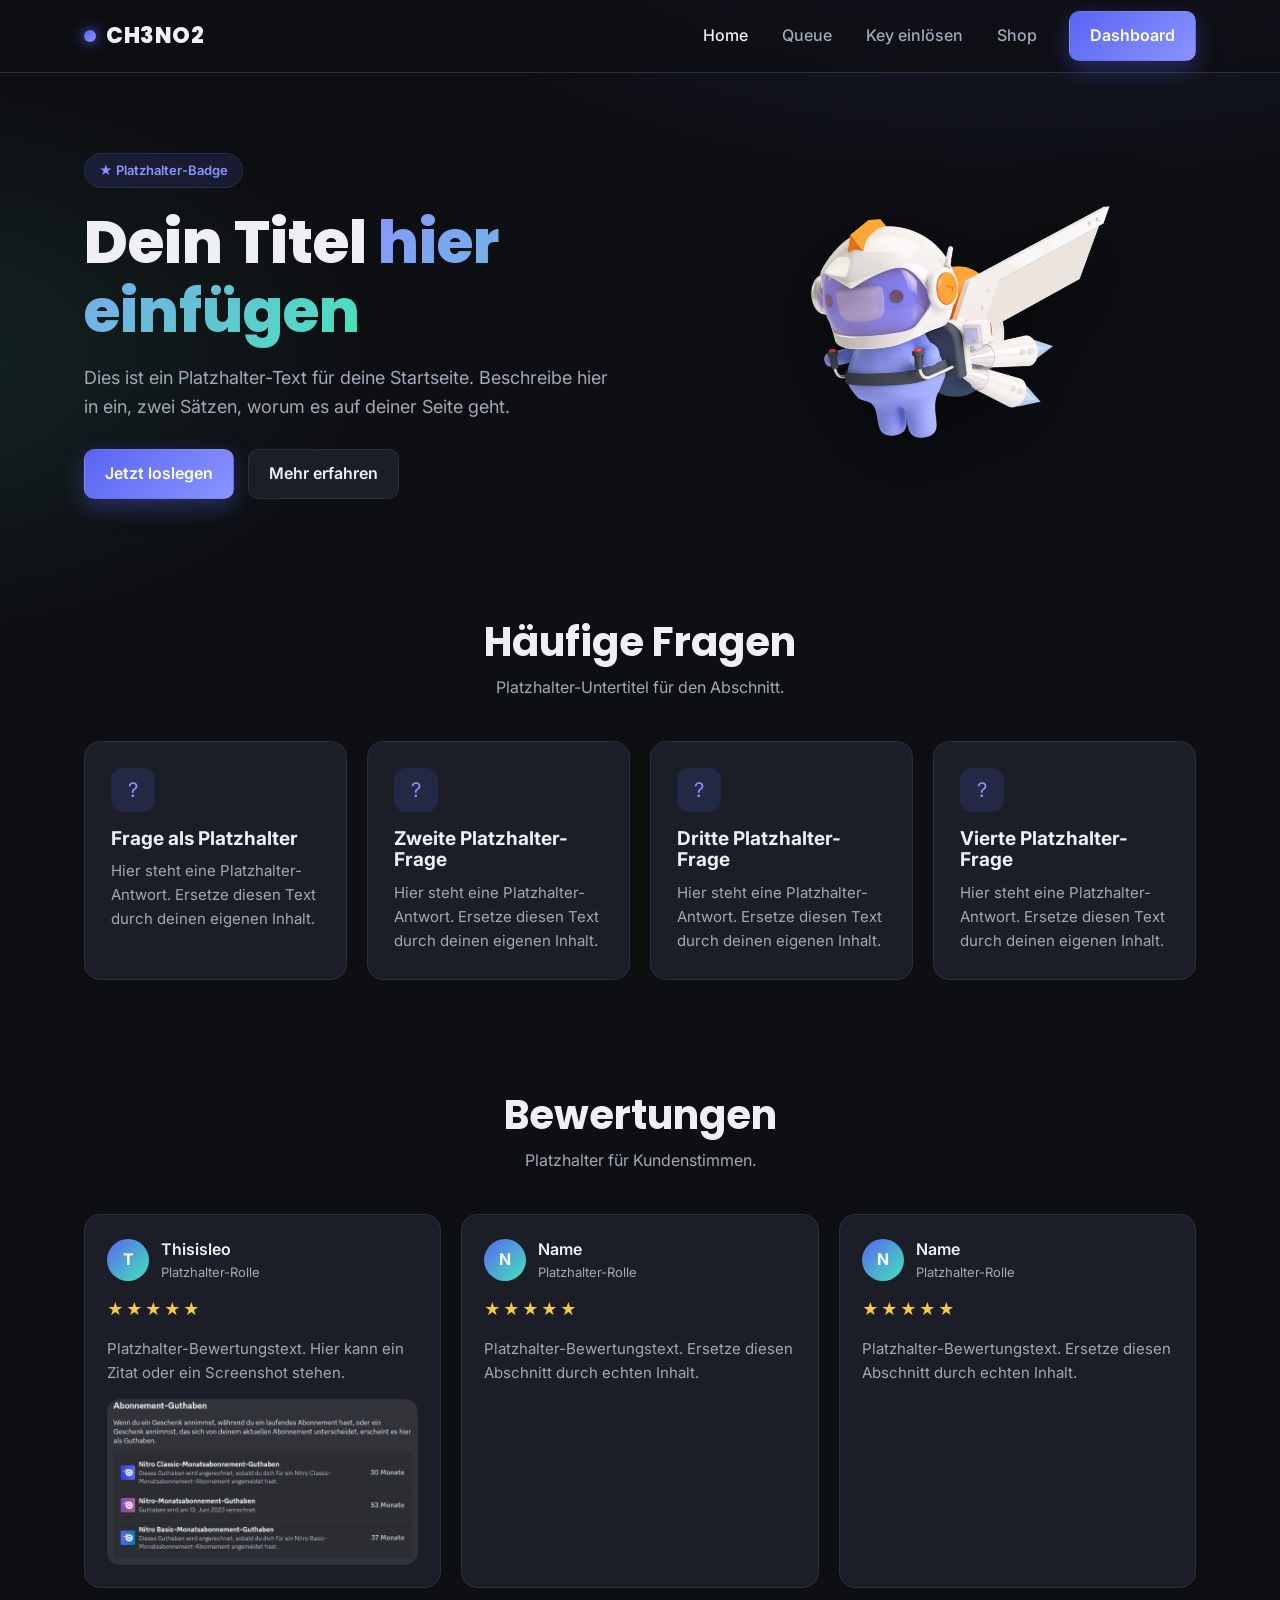
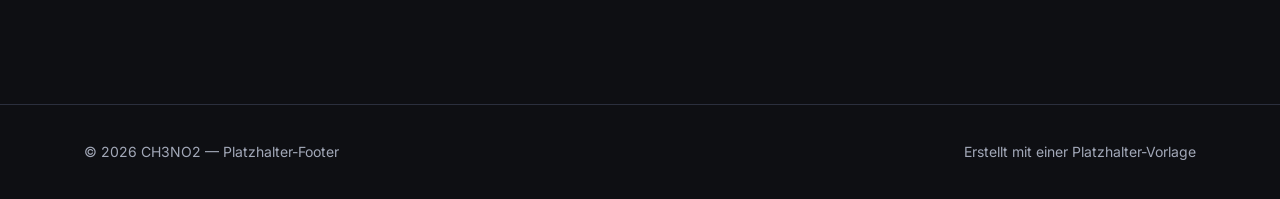
<file: index.html>
<!DOCTYPE html>
<html lang="de">
<head>
  <meta charset="utf-8">
  <meta name="viewport" content="width=device-width, initial-scale=1.0">
  <meta name="description" content="Platzhalter-Beschreibung für deine Startseite.">
  <title>CH3NO2 — Startseite</title>
  <link rel="stylesheet" href="style.css">
</head>
<body>

  <header class="nav">
    <div class="nav__inner">
      <a class="brand" href="index.html"><span class="brand__dot"></span>CH3NO2</a>
      <nav class="nav__links">
        <a href="index.html" class="active">Home</a>
        <a href="queue/queue.html">Queue</a>
        <a href="key/redeem.html">Key einlösen</a>
        <a href="buy/buy.html">Shop</a>
      </nav>
      <a class="btn btn--primary" href="dashboard/login.php">Dashboard</a>
    </div>
  </header>

  <main class="container">

    <!-- Hero -->
    <section class="hero">
      <div class="hero__text">
        <span class="hero__badge">★ Platzhalter-Badge</span>
        <h1>Dein Titel <span class="grad">hier einfügen</span></h1>
        <p class="lead">
          Dies ist ein Platzhalter-Text für deine Startseite. Beschreibe hier
          in ein, zwei Sätzen, worum es auf deiner Seite geht.
        </p>
        <div class="hero__cta">
          <a class="btn btn--primary" href="buy/buy.html">Jetzt loslegen</a>
          <a class="btn btn--ghost" href="#faq">Mehr erfahren</a>
        </div>
      </div>
      <div class="hero__art">
        <img src="bilder/wumpus1.png" alt="Illustration">
      </div>
    </section>

    <!-- FAQ -->
    <section class="section" id="faq">
      <div class="section__head">
        <h2>Häufige Fragen</h2>
        <p>Platzhalter-Untertitel für den Abschnitt.</p>
      </div>
      <div class="grid">
        <article class="card">
          <div class="card__icon">?</div>
          <h3>Frage als Platzhalter</h3>
          <p>Hier steht eine Platzhalter-Antwort. Ersetze diesen Text durch deinen eigenen Inhalt.</p>
        </article>
        <article class="card">
          <div class="card__icon">?</div>
          <h3>Zweite Platzhalter-Frage</h3>
          <p>Hier steht eine Platzhalter-Antwort. Ersetze diesen Text durch deinen eigenen Inhalt.</p>
        </article>
        <article class="card">
          <div class="card__icon">?</div>
          <h3>Dritte Platzhalter-Frage</h3>
          <p>Hier steht eine Platzhalter-Antwort. Ersetze diesen Text durch deinen eigenen Inhalt.</p>
        </article>
        <article class="card">
          <div class="card__icon">?</div>
          <h3>Vierte Platzhalter-Frage</h3>
          <p>Hier steht eine Platzhalter-Antwort. Ersetze diesen Text durch deinen eigenen Inhalt.</p>
        </article>
      </div>
    </section>

    <!-- Vouches -->
    <section class="section" id="vouches">
      <div class="section__head">
        <h2>Bewertungen</h2>
        <p>Platzhalter für Kundenstimmen.</p>
      </div>
      <div class="grid">
        <article class="vouch">
          <div class="vouch__top">
            <div class="vouch__avatar">T</div>
            <div>
              <div class="vouch__name">Thisisleo</div>
              <div class="vouch__role">Platzhalter-Rolle</div>
            </div>
          </div>
          <div class="stars">★★★★★</div>
          <p>Platzhalter-Bewertungstext. Hier kann ein Zitat oder ein Screenshot stehen.</p>
          <img src="bilder/vouch.PNG" alt="Bewertung">
        </article>
        <article class="vouch">
          <div class="vouch__top">
            <div class="vouch__avatar">N</div>
            <div>
              <div class="vouch__name">Name</div>
              <div class="vouch__role">Platzhalter-Rolle</div>
            </div>
          </div>
          <div class="stars">★★★★★</div>
          <p>Platzhalter-Bewertungstext. Ersetze diesen Abschnitt durch echten Inhalt.</p>
        </article>
        <article class="vouch">
          <div class="vouch__top">
            <div class="vouch__avatar">N</div>
            <div>
              <div class="vouch__name">Name</div>
              <div class="vouch__role">Platzhalter-Rolle</div>
            </div>
          </div>
          <div class="stars">★★★★★</div>
          <p>Platzhalter-Bewertungstext. Ersetze diesen Abschnitt durch echten Inhalt.</p>
        </article>
      </div>
    </section>

  </main>

  <footer class="footer">
    <div class="container footer__inner">
      <span>© 2026 CH3NO2 — Platzhalter-Footer</span>
      <span>Erstellt mit einer Platzhalter-Vorlage</span>
    </div>
  </footer>

</body>
</html>
</file>
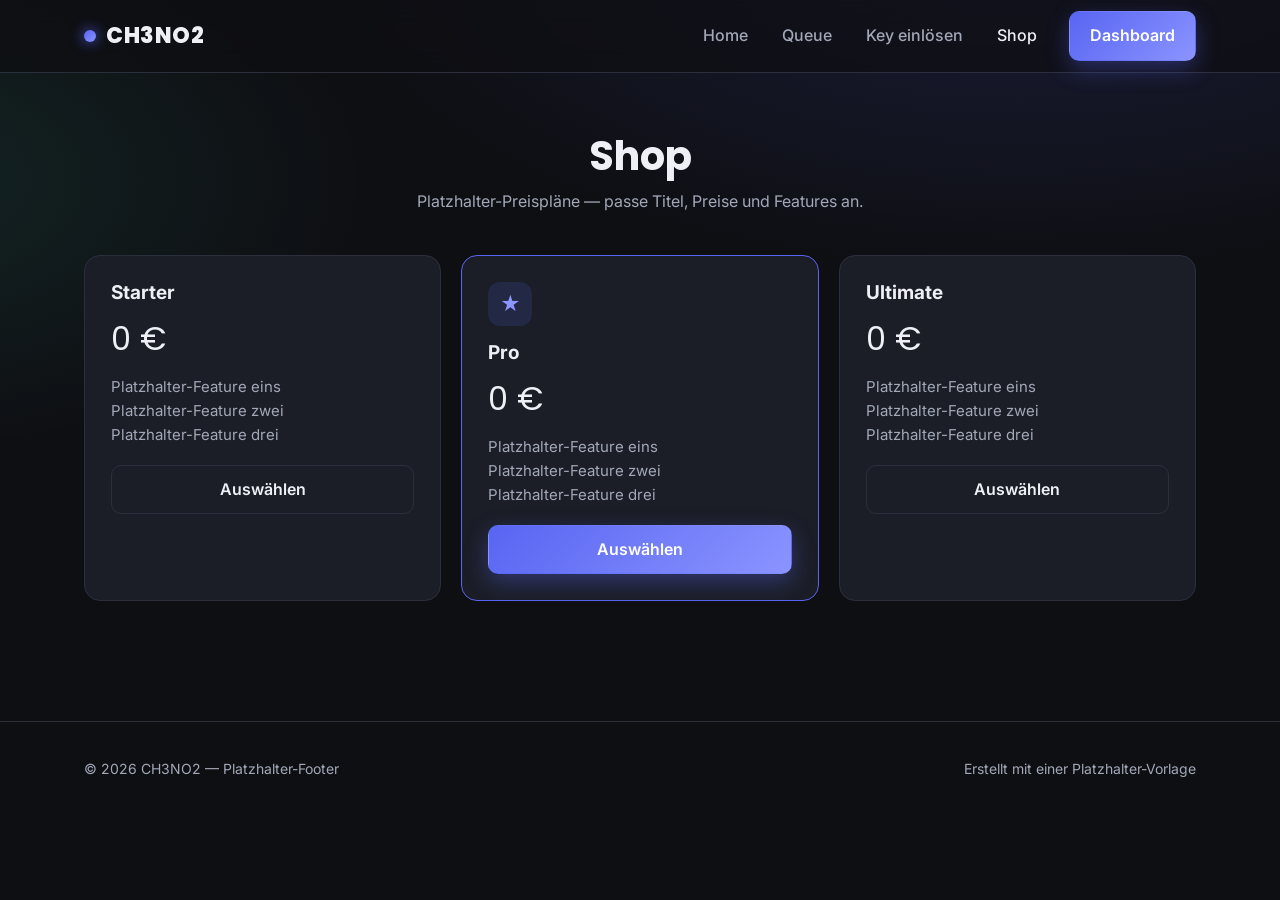
<file: buy/buy.html>
<!DOCTYPE html>
<html lang="de">
<head>
  <meta charset="utf-8">
  <meta name="viewport" content="width=device-width, initial-scale=1.0">
  <meta name="description" content="Platzhalter — Shop.">
  <title>CH3NO2 — Shop</title>
  <link rel="stylesheet" href="../style.css">
</head>
<body>

  <header class="nav">
    <div class="nav__inner">
      <a class="brand" href="../index.html"><span class="brand__dot"></span>CH3NO2</a>
      <nav class="nav__links">
        <a href="../index.html">Home</a>
        <a href="../queue/queue.html">Queue</a>
        <a href="../key/redeem.html">Key einlösen</a>
        <a href="../buy/buy.html" class="active">Shop</a>
      </nav>
      <a class="btn btn--primary" href="../dashboard/login.php">Dashboard</a>
    </div>
  </header>

  <main class="container" style="padding-top:60px; padding-bottom:60px;">
    <div class="section__head">
      <h2>Shop</h2>
      <p>Platzhalter-Preispläne — passe Titel, Preise und Features an.</p>
    </div>

    <div class="grid">
      <article class="card">
        <h3>Starter</h3>
        <p style="font-family:'Poppins',sans-serif;font-size:32px;color:var(--text);margin:10px 0;">0 €</p>
        <p>Platzhalter-Feature eins<br>Platzhalter-Feature zwei<br>Platzhalter-Feature drei</p>
        <a class="btn btn--ghost" href="#" style="width:100%;margin-top:18px;">Auswählen</a>
      </article>
      <article class="card" style="border-color:var(--brand);">
        <div class="card__icon">★</div>
        <h3>Pro</h3>
        <p style="font-family:'Poppins',sans-serif;font-size:32px;color:var(--text);margin:10px 0;">0 €</p>
        <p>Platzhalter-Feature eins<br>Platzhalter-Feature zwei<br>Platzhalter-Feature drei</p>
        <a class="btn btn--primary" href="#" style="width:100%;margin-top:18px;">Auswählen</a>
      </article>
      <article class="card">
        <h3>Ultimate</h3>
        <p style="font-family:'Poppins',sans-serif;font-size:32px;color:var(--text);margin:10px 0;">0 €</p>
        <p>Platzhalter-Feature eins<br>Platzhalter-Feature zwei<br>Platzhalter-Feature drei</p>
        <a class="btn btn--ghost" href="#" style="width:100%;margin-top:18px;">Auswählen</a>
      </article>
    </div>
  </main>

  <footer class="footer">
    <div class="container footer__inner">
      <span>© 2026 CH3NO2 — Platzhalter-Footer</span>
      <span>Erstellt mit einer Platzhalter-Vorlage</span>
    </div>
  </footer>

</body>
</html>
</file>
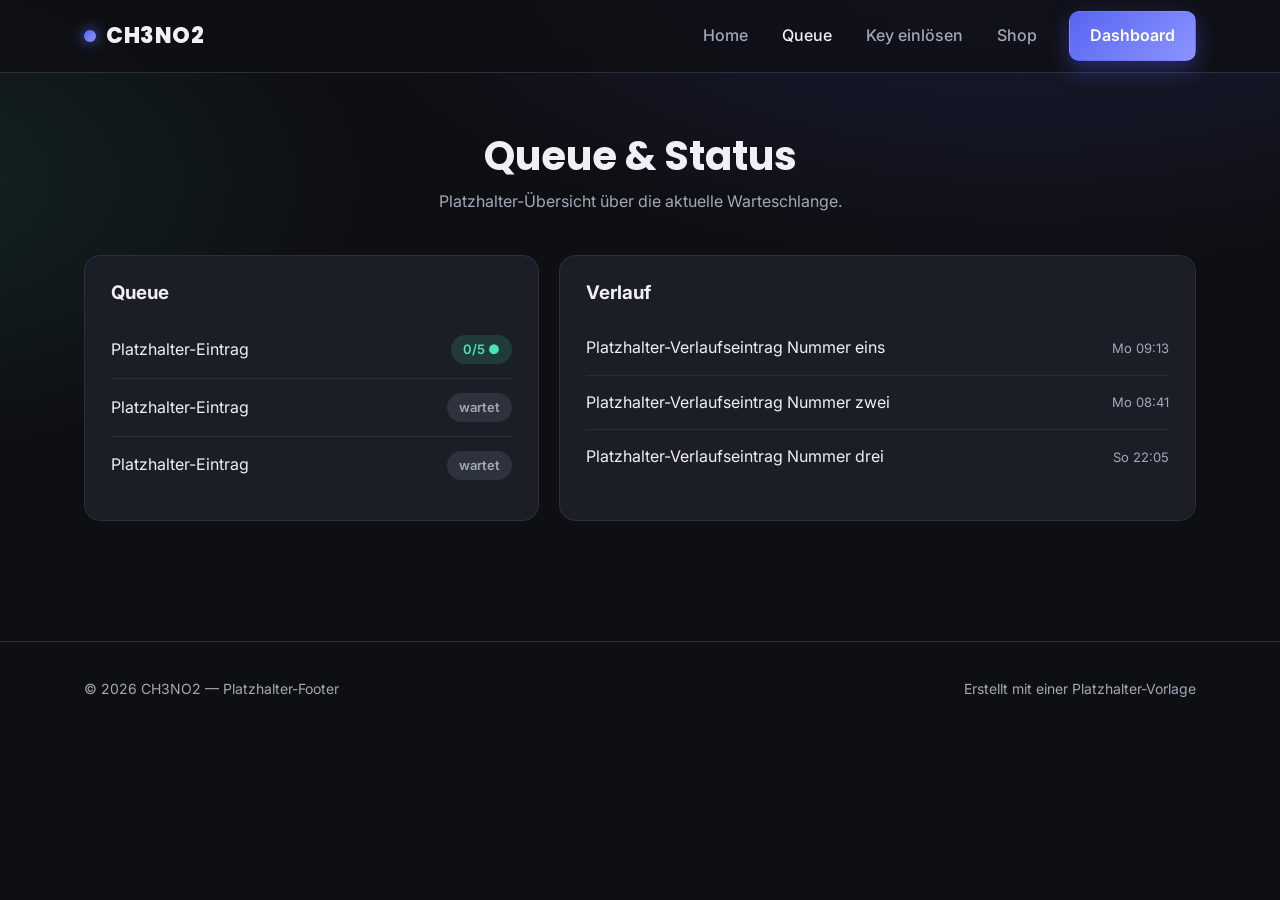
<file: queue/queue.html>
<!DOCTYPE html>
<html lang="de">
<head>
  <meta charset="utf-8">
  <meta name="viewport" content="width=device-width, initial-scale=1.0">
  <meta name="description" content="Platzhalter — Queue.">
  <title>CH3NO2 — Queue</title>
  <link rel="stylesheet" href="../style.css">
</head>
<body>

  <header class="nav">
    <div class="nav__inner">
      <a class="brand" href="../index.html"><span class="brand__dot"></span>CH3NO2</a>
      <nav class="nav__links">
        <a href="../index.html">Home</a>
        <a href="../queue/queue.html" class="active">Queue</a>
        <a href="../key/redeem.html">Key einlösen</a>
        <a href="../buy/buy.html">Shop</a>
      </nav>
      <a class="btn btn--primary" href="../dashboard/login.php">Dashboard</a>
    </div>
  </header>

  <main class="container" style="padding-top:60px; padding-bottom:60px;">
    <div class="section__head">
      <h2>Queue &amp; Status</h2>
      <p>Platzhalter-Übersicht über die aktuelle Warteschlange.</p>
    </div>

    <div class="status-grid">
      <div class="status-card">
        <h3>Queue</h3>
        <div class="status-row">
          <span>Platzhalter-Eintrag</span>
          <span class="pill pill--ok">0/5 ●</span>
        </div>
        <div class="status-row">
          <span>Platzhalter-Eintrag</span>
          <span class="pill pill--idle">wartet</span>
        </div>
        <div class="status-row">
          <span>Platzhalter-Eintrag</span>
          <span class="pill pill--idle">wartet</span>
        </div>
      </div>

      <div class="status-card">
        <h3>Verlauf</h3>
        <div class="status-row">
          <span>Platzhalter-Verlaufseintrag Nummer eins</span>
          <span class="muted">Mo 09:13</span>
        </div>
        <div class="status-row">
          <span>Platzhalter-Verlaufseintrag Nummer zwei</span>
          <span class="muted">Mo 08:41</span>
        </div>
        <div class="status-row">
          <span>Platzhalter-Verlaufseintrag Nummer drei</span>
          <span class="muted">So 22:05</span>
        </div>
      </div>
    </div>
  </main>

  <footer class="footer">
    <div class="container footer__inner">
      <span>© 2026 CH3NO2 — Platzhalter-Footer</span>
      <span>Erstellt mit einer Platzhalter-Vorlage</span>
    </div>
  </footer>

</body>
</html>
</file>
<file: style.css>
/* ===========================================================
   Shared stylesheet — modern, responsive template
   Placeholder content only. No credential collection.
   =========================================================== */

@import url('https://fonts.googleapis.com/css2?family=Inter:wght@400;500;600;700&family=Poppins:wght@600;700;800&display=swap');

:root {
  --bg: #0e0f13;
  --bg-soft: #15171f;
  --surface: #1b1e27;
  --surface-2: #222634;
  --border: #2b2f3d;
  --text: #eef0f5;
  --text-muted: #a2a8b8;
  --brand: #5865f2;
  --brand-2: #8b94ff;
  --brand-soft: rgba(88, 101, 242, 0.14);
  --accent: #46e5b7;
  --danger: #f45b69;
  --radius: 16px;
  --radius-sm: 10px;
  --shadow: 0 18px 40px rgba(0, 0, 0, 0.45);
  --maxw: 1160px;
}

* { box-sizing: border-box; }

html { scroll-behavior: smooth; }

body {
  margin: 0;
  min-height: 100vh;
  background:
    radial-gradient(1200px 600px at 80% -10%, rgba(88, 101, 242, 0.18), transparent 60%),
    radial-gradient(900px 500px at -10% 20%, rgba(70, 229, 183, 0.10), transparent 55%),
    var(--bg);
  color: var(--text);
  font-family: 'Inter', system-ui, -apple-system, Segoe UI, Roboto, sans-serif;
  line-height: 1.6;
}

a { color: inherit; text-decoration: none; }

h1, h2, h3 { font-family: 'Poppins', sans-serif; line-height: 1.15; margin: 0; }

.container {
  width: 100%;
  max-width: var(--maxw);
  margin: 0 auto;
  padding: 0 24px;
}

/* ---------- Navbar ---------- */
.nav {
  position: sticky;
  top: 0;
  z-index: 50;
  backdrop-filter: blur(12px);
  background: rgba(14, 15, 19, 0.72);
  border-bottom: 1px solid var(--border);
}

.nav__inner {
  display: flex;
  align-items: center;
  gap: 18px;
  height: 72px;
  max-width: var(--maxw);
  margin: 0 auto;
  padding: 0 24px;
}

.brand {
  font-family: 'Poppins', sans-serif;
  font-weight: 800;
  font-size: 22px;
  letter-spacing: 0.5px;
  display: flex;
  align-items: center;
  gap: 10px;
}

.brand__dot {
  width: 12px; height: 12px;
  border-radius: 50%;
  background: linear-gradient(135deg, var(--brand), var(--brand-2));
  box-shadow: 0 0 14px var(--brand);
}

.nav__links {
  display: flex;
  align-items: center;
  gap: 6px;
  margin-left: auto;
  flex-wrap: wrap;
}

.nav__links a {
  padding: 9px 14px;
  border-radius: var(--radius-sm);
  font-weight: 500;
  color: var(--text-muted);
  transition: color .18s, background .18s;
}

.nav__links a:hover { color: var(--text); background: var(--brand-soft); }
.nav__links a.active { color: var(--text); }

.btn {
  display: inline-flex;
  align-items: center;
  justify-content: center;
  gap: 8px;
  padding: 11px 20px;
  border-radius: var(--radius-sm);
  font-weight: 600;
  font-family: 'Inter', sans-serif;
  cursor: pointer;
  border: 1px solid transparent;
  transition: transform .15s ease, box-shadow .2s ease, background .2s ease;
}

.btn--primary {
  background: linear-gradient(135deg, var(--brand), var(--brand-2));
  color: #fff;
  box-shadow: 0 8px 22px rgba(88, 101, 242, 0.35);
}
.btn--primary:hover { transform: translateY(-2px); box-shadow: 0 12px 28px rgba(88, 101, 242, 0.5); }

.btn--ghost {
  background: var(--surface);
  border-color: var(--border);
  color: var(--text);
}
.btn--ghost:hover { background: var(--surface-2); transform: translateY(-2px); }

/* ---------- Hero ---------- */
.hero {
  display: grid;
  grid-template-columns: 1.1fr 0.9fr;
  align-items: center;
  gap: 40px;
  padding: 80px 0 64px;
}

.hero__badge {
  display: inline-flex;
  align-items: center;
  gap: 8px;
  padding: 6px 14px;
  border-radius: 999px;
  background: var(--brand-soft);
  border: 1px solid var(--border);
  color: var(--brand-2);
  font-size: 13px;
  font-weight: 600;
  margin-bottom: 20px;
}

.hero h1 {
  font-size: clamp(36px, 6vw, 60px);
  font-weight: 800;
  margin-bottom: 18px;
}
.hero h1 .grad {
  background: linear-gradient(135deg, var(--brand-2), var(--accent));
  -webkit-background-clip: text;
  background-clip: text;
  color: transparent;
}

.hero p.lead {
  color: var(--text-muted);
  font-size: 18px;
  max-width: 48ch;
  margin: 0 0 28px;
}

.hero__cta { display: flex; gap: 14px; flex-wrap: wrap; }

.hero__art {
  display: flex;
  justify-content: center;
}
.hero__art img {
  width: 100%;
  max-width: 340px;
  height: auto;
  filter: drop-shadow(0 24px 40px rgba(0, 0, 0, 0.5));
  animation: float 6s ease-in-out infinite;
}

@keyframes float {
  0%, 100% { transform: translateY(0); }
  50% { transform: translateY(-16px); }
}

/* ---------- Section ---------- */
.section { padding: 56px 0; }
.section__head { text-align: center; margin-bottom: 40px; }
.section__head h2 { font-size: clamp(28px, 4vw, 40px); margin-bottom: 10px; }
.section__head p { color: var(--text-muted); margin: 0; }

/* ---------- Cards grid ---------- */
.grid {
  display: grid;
  grid-template-columns: repeat(auto-fit, minmax(240px, 1fr));
  gap: 20px;
}

.card {
  background: var(--surface);
  border: 1px solid var(--border);
  border-radius: var(--radius);
  padding: 26px;
  transition: transform .18s ease, border-color .18s ease;
}
.card:hover { transform: translateY(-4px); border-color: var(--brand); }
.card h3 { font-size: 19px; margin-bottom: 10px; font-family: 'Inter', sans-serif; font-weight: 700; }
.card p { color: var(--text-muted); margin: 0; font-size: 15px; }

.card__icon {
  width: 44px; height: 44px;
  display: grid; place-items: center;
  border-radius: 12px;
  background: var(--brand-soft);
  color: var(--brand-2);
  font-size: 20px;
  margin-bottom: 16px;
}

/* ---------- Vouches ---------- */
.vouch {
  background: var(--surface);
  border: 1px solid var(--border);
  border-radius: var(--radius);
  padding: 22px;
  display: flex;
  flex-direction: column;
  gap: 14px;
}
.vouch__top { display: flex; align-items: center; gap: 12px; }
.vouch__avatar {
  width: 42px; height: 42px; border-radius: 50%;
  background: linear-gradient(135deg, var(--brand), var(--accent));
  display: grid; place-items: center; font-weight: 700; color: #fff;
}
.vouch__name { font-weight: 600; }
.vouch__role { color: var(--text-muted); font-size: 13px; }
.vouch p { color: var(--text-muted); margin: 0; font-size: 15px; }
.vouch img { width: 100%; border-radius: 12px; border: 1px solid var(--border); }
.stars { color: #f7c948; letter-spacing: 2px; }

/* ---------- Panel / forms ---------- */
.panel {
  max-width: 720px;
  margin: 0 auto;
  background: var(--surface);
  border: 1px solid var(--border);
  border-radius: var(--radius);
  padding: 36px;
  box-shadow: var(--shadow);
}
.panel--narrow { max-width: 520px; }

.field { margin-bottom: 20px; }
.field label {
  display: block;
  font-size: 14px;
  font-weight: 600;
  margin-bottom: 8px;
  color: var(--text-muted);
}
.field input,
.field select {
  width: 100%;
  padding: 13px 15px;
  border-radius: var(--radius-sm);
  border: 1px solid var(--border);
  background: var(--bg-soft);
  color: var(--text);
  font-family: inherit;
  font-size: 15px;
  transition: border-color .18s, box-shadow .18s;
}
.field input::placeholder { color: #6b7180; }
.field input:focus,
.field select:focus {
  outline: none;
  border-color: var(--brand);
  box-shadow: 0 0 0 3px var(--brand-soft);
}

.panel__links {
  display: flex;
  flex-wrap: wrap;
  gap: 18px;
  margin-top: 22px;
  padding-top: 20px;
  border-top: 1px solid var(--border);
}
.panel__links a { color: var(--brand-2); font-weight: 500; font-size: 14px; }
.panel__links a:hover { text-decoration: underline; }

/* ---------- Queue / status ---------- */
.status-grid {
  display: grid;
  grid-template-columns: 1fr 1.4fr;
  gap: 20px;
}
.status-card {
  background: var(--surface);
  border: 1px solid var(--border);
  border-radius: var(--radius);
  padding: 26px;
}
.status-card h3 { margin-bottom: 18px; font-family: 'Inter', sans-serif; font-weight: 700; }

.status-row {
  display: flex;
  justify-content: space-between;
  align-items: center;
  padding: 14px 0;
  border-bottom: 1px solid var(--border);
}
.status-row:last-child { border-bottom: none; }
.status-row .muted { color: var(--text-muted); font-size: 13px; }

.pill {
  display: inline-flex;
  align-items: center;
  gap: 7px;
  padding: 4px 12px;
  border-radius: 999px;
  font-size: 13px;
  font-weight: 600;
}
.pill--ok { background: rgba(70, 229, 183, 0.14); color: var(--accent); }
.pill--idle { background: rgba(162, 168, 184, 0.14); color: var(--text-muted); }

/* ---------- Footer ---------- */
.footer {
  border-top: 1px solid var(--border);
  margin-top: 60px;
  padding: 36px 0;
  color: var(--text-muted);
  font-size: 14px;
}
.footer__inner {
  display: flex;
  justify-content: space-between;
  align-items: center;
  gap: 16px;
  flex-wrap: wrap;
}

/* ---------- Dashboard layout ---------- */
.dash { display: flex; min-height: 100vh; }
.sidebar {
  width: 250px;
  flex-shrink: 0;
  background: var(--bg-soft);
  border-right: 1px solid var(--border);
  padding: 26px 16px;
  position: sticky;
  top: 0;
  height: 100vh;
}
.sidebar .brand { padding: 0 10px 24px; }
.sidebar nav { display: flex; flex-direction: column; gap: 4px; }
.sidebar nav a {
  padding: 11px 14px;
  border-radius: var(--radius-sm);
  color: var(--text-muted);
  font-weight: 500;
  transition: background .15s, color .15s;
}
.sidebar nav a:hover, .sidebar nav a.active { background: var(--brand-soft); color: var(--text); }

.dash__main { flex: 1; padding: 40px; }
.dash__main h1 { font-size: 30px; margin-bottom: 6px; }
.dash__main .sub { color: var(--text-muted); margin-bottom: 30px; }

.stat-grid {
  display: grid;
  grid-template-columns: repeat(auto-fit, minmax(200px, 1fr));
  gap: 18px;
}
.stat {
  background: var(--surface);
  border: 1px solid var(--border);
  border-radius: var(--radius);
  padding: 22px;
}
.stat .label { color: var(--text-muted); font-size: 14px; }
.stat .value { font-family: 'Poppins', sans-serif; font-size: 30px; font-weight: 700; margin-top: 6px; }

/* ---------- Responsive ---------- */
@media (max-width: 860px) {
  .hero { grid-template-columns: 1fr; text-align: center; padding-top: 48px; }
  .hero__cta { justify-content: center; }
  .hero p.lead { margin-left: auto; margin-right: auto; }
  .hero__art { order: -1; }
  .status-grid { grid-template-columns: 1fr; }
  .nav__links { display: none; }
  .nav__links.show { display: flex; }
  .dash { flex-direction: column; }
  .sidebar { width: 100%; height: auto; position: static; border-right: none; border-bottom: 1px solid var(--border); }
  .sidebar nav { flex-direction: row; flex-wrap: wrap; }
}
</file>
